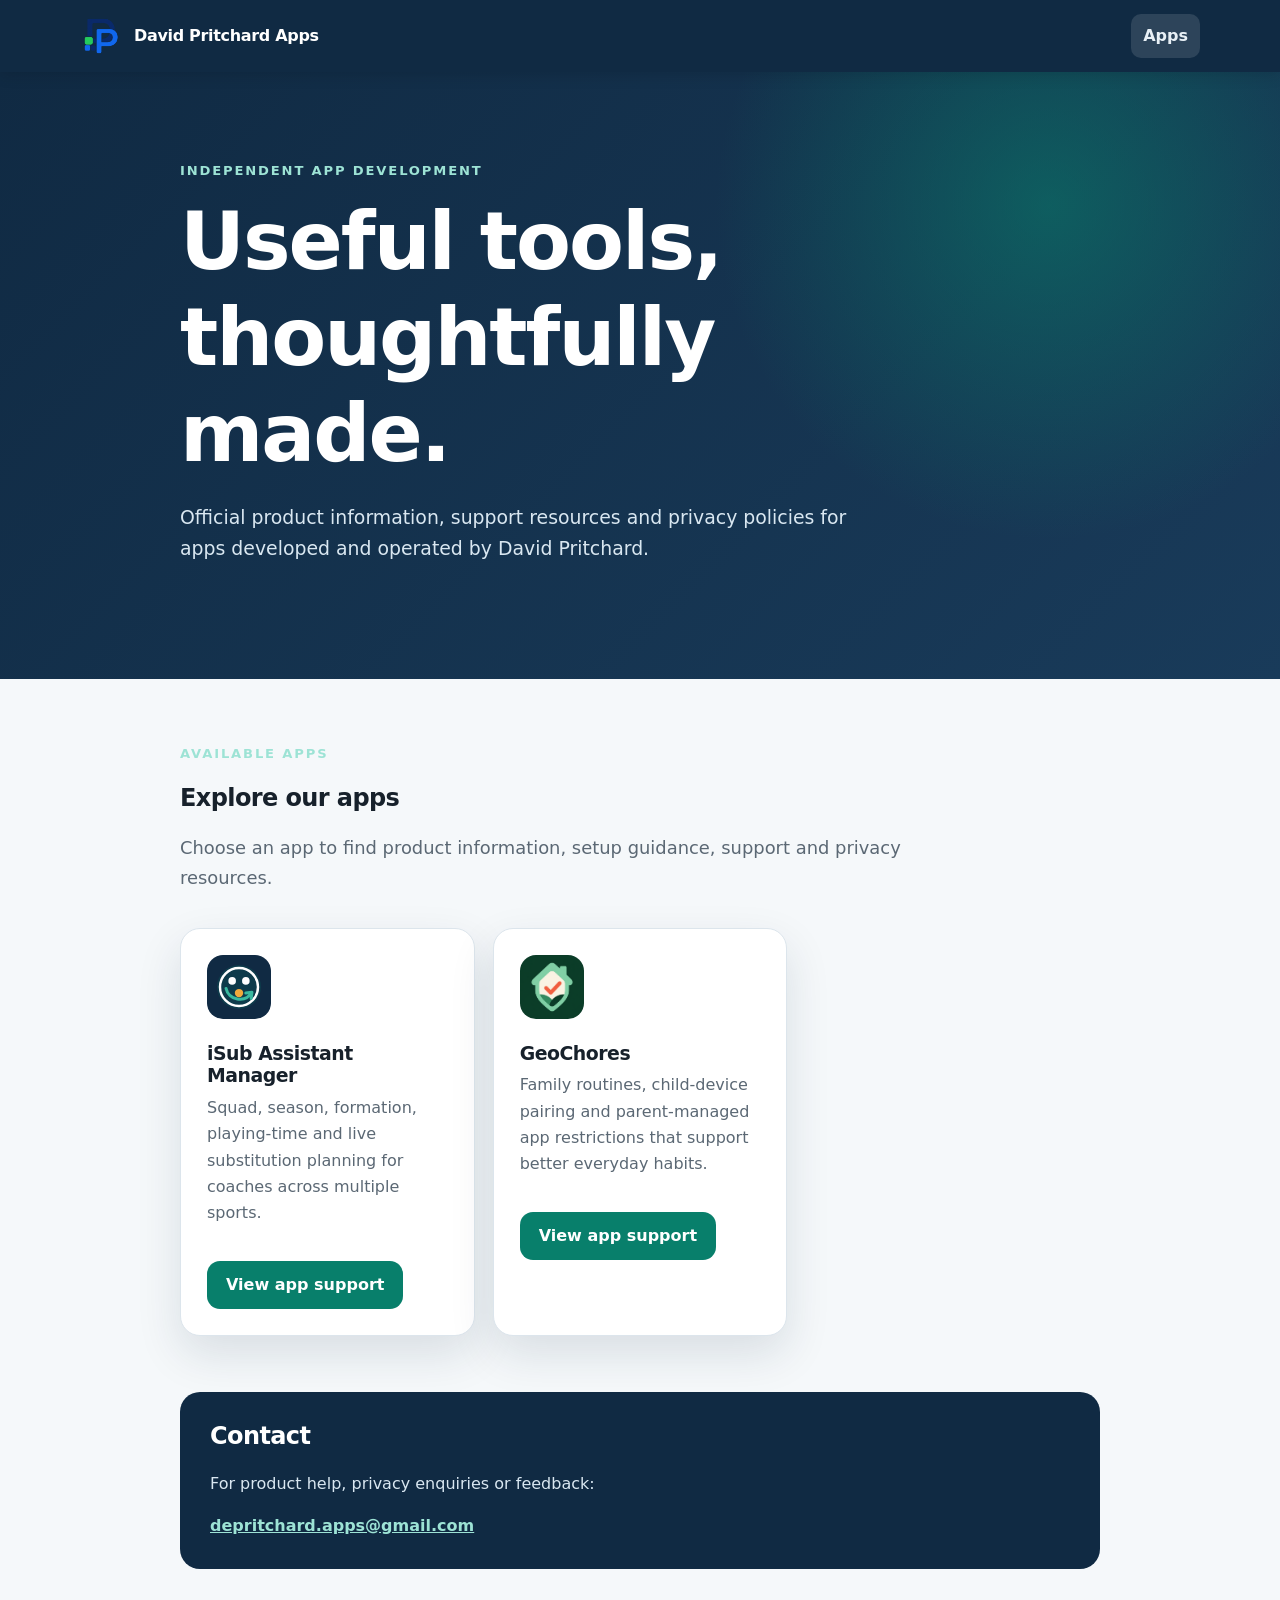
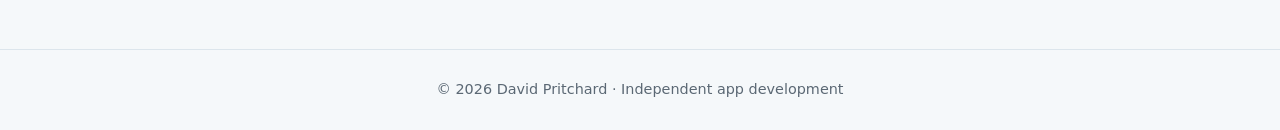
<file: index.html>
<!doctype html>
<html lang="en">
<head>
  <meta charset="utf-8">
  <meta name="viewport" content="width=device-width, initial-scale=1">
  <meta name="description" content="Official app support and privacy information for apps developed by David Pritchard.">
  <meta property="og:title" content="David Pritchard Apps">
  <meta property="og:description" content="Official product information, support and privacy resources.">
  <meta property="og:type" content="website">
  <meta property="og:url" content="https://depritchard82.github.io/">
  <link rel="canonical" href="https://depritchard82.github.io/">
  <meta name="theme-color" content="#102a43">
  <title>David Pritchard Apps | Support &amp; Privacy</title>
  <link rel="icon" href="dp-apps-logo.png" type="image/png">
  <link rel="stylesheet" href="isub-assistant-manager/styles.css">
</head>
<body>
  <header class="site-header">
    <nav class="nav" aria-label="Primary navigation">
      <a class="brand" href="./"><img src="dp-apps-logo.png" alt=""><span>David Pritchard Apps</span></a>
      <div class="nav-links"><a href="./" aria-current="page">Apps</a></div>
    </nav>
  </header>

  <main>
    <section class="hero">
      <div class="hero-inner">
        <div class="eyebrow">Independent app development</div>
        <h1>Useful tools, thoughtfully made.</h1>
        <p>Official product information, support resources and privacy policies for apps developed and operated by David Pritchard.</p>
      </div>
    </section>

    <section class="content" aria-labelledby="apps-title">
      <div class="eyebrow">Available apps</div>
      <h2 id="apps-title">Explore our apps</h2>
      <p class="intro">Choose an app to find product information, setup guidance, support and privacy resources.</p>

      <div class="grid">
        <article class="card">
          <img src="isub-assistant-manager/icon.svg" width="64" height="64" alt="iSub Assistant Manager app icon" style="border-radius: 16px;">
          <h2>iSub Assistant Manager</h2>
          <p>Squad, season, formation, playing-time and live substitution planning for coaches across multiple sports.</p>
          <div class="actions">
            <a class="button" href="isub-assistant-manager/">View app support</a>
          </div>
        </article>
        <article class="card">
          <img src="geochores/logo.png" width="64" height="64" alt="GeoChores app icon" style="border-radius: 16px;">
          <h2>GeoChores</h2>
          <p>Family routines, child-device pairing and parent-managed app restrictions that support better everyday habits.</p>
          <div class="actions">
            <a class="button" href="geochores/">View app support</a>
          </div>
        </article>
      </div>

      <div class="contact">
        <h2>Contact</h2>
        <p>For product help, privacy enquiries or feedback:</p>
        <a href="mailto:depritchard.apps@gmail.com">depritchard.apps@gmail.com</a>
      </div>
    </section>
  </main>

  <footer>© 2026 David Pritchard · Independent app development</footer>
</body>
</html>
</file>
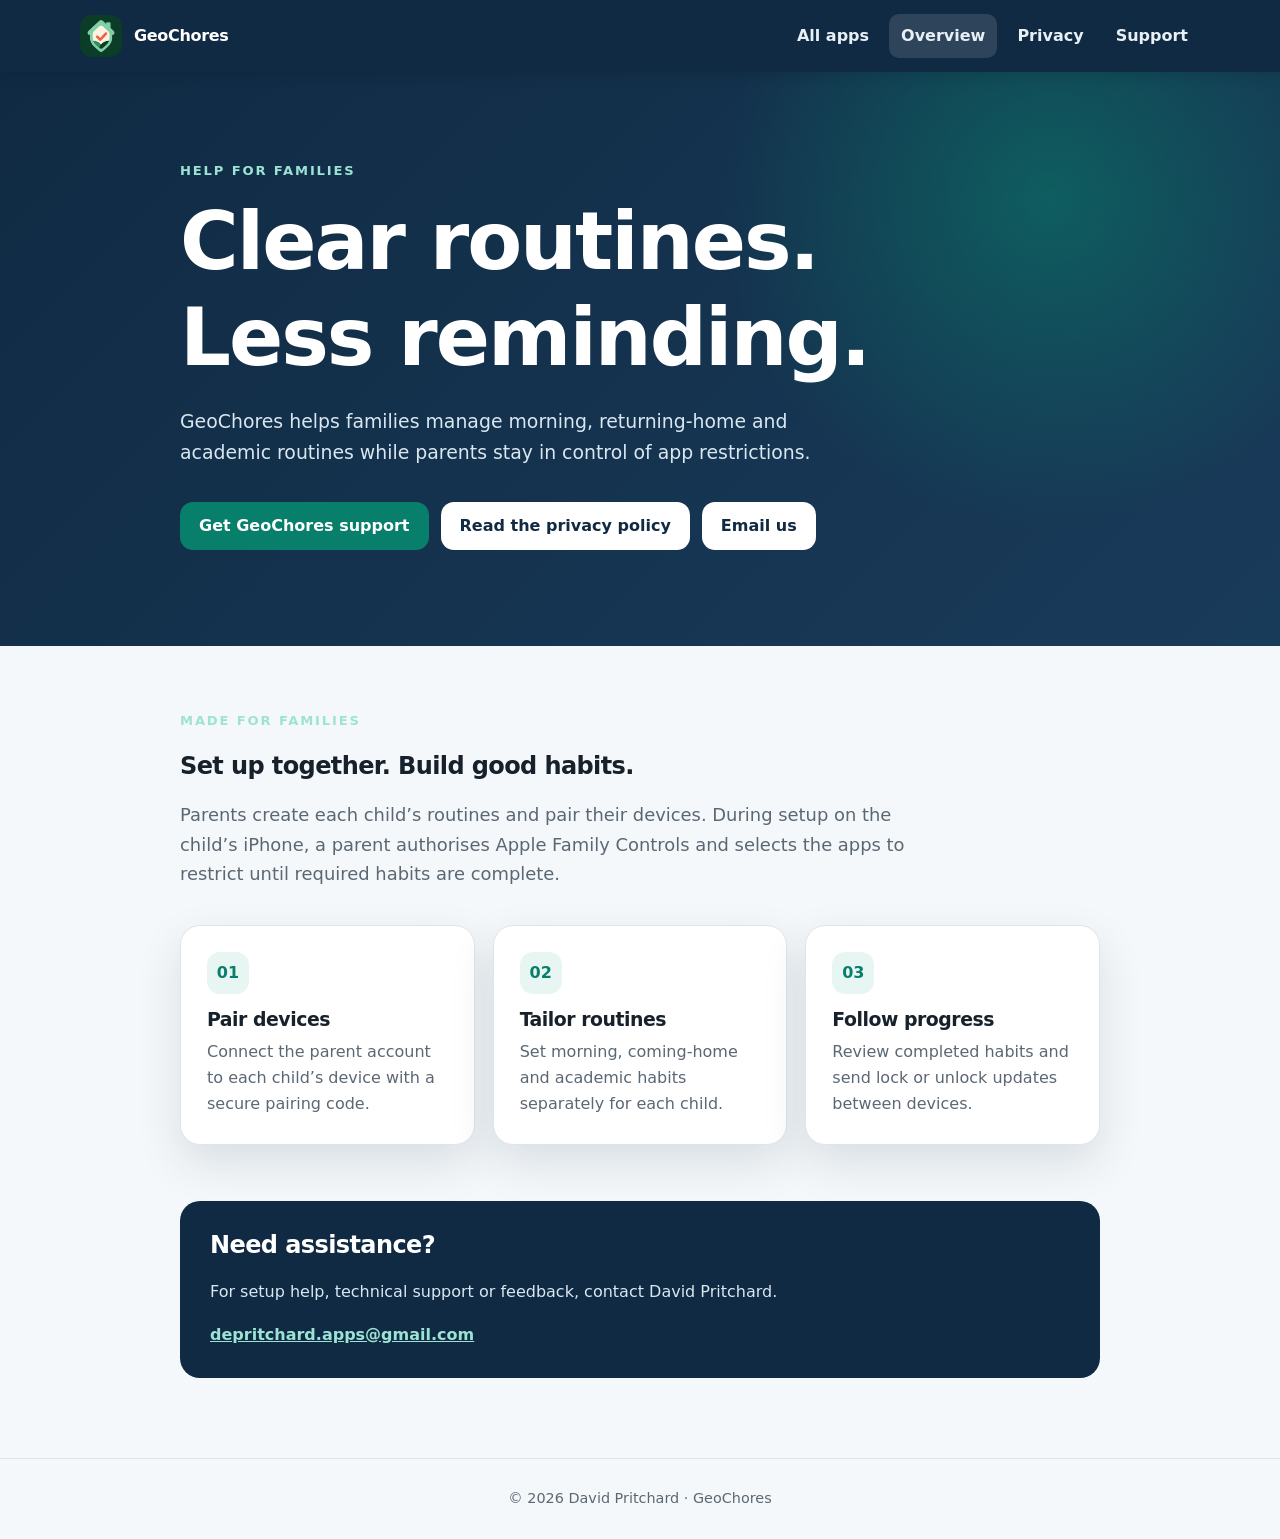
<file: geochores/index.html>
<!doctype html>
<html lang="en">
<head>
  <meta charset="utf-8">
  <meta name="viewport" content="width=device-width, initial-scale=1">
  <meta name="description" content="Official help and support information for GeoChores.">
  <meta property="og:title" content="GeoChores">
  <meta property="og:description" content="Official support and privacy information for GeoChores.">
  <meta property="og:type" content="website">
  <meta property="og:url" content="https://depritchard82.github.io/geochores/">
  <link rel="canonical" href="https://depritchard82.github.io/geochores/">
  <meta name="theme-color" content="#102a43">
  <title>GeoChores | Help &amp; Support</title>
  <link rel="icon" href="logo.png" type="image/png">
  <link rel="stylesheet" href="../isub-assistant-manager/styles.css">
</head>
<body>
  <header class="site-header">
    <nav class="nav" aria-label="Primary navigation">
      <a class="brand" href="../"><img src="logo.png" alt=""><span>GeoChores</span></a>
      <div class="nav-links">
        <a href="../">All apps</a>
        <a href="./" aria-current="page">Overview</a>
        <a href="privacy/">Privacy</a>
        <a href="support/">Support</a>
      </div>
    </nav>
  </header>

  <main>
    <section class="hero">
      <div class="hero-inner">
        <div class="eyebrow">Help for families</div>
        <h1>Clear routines. Less reminding.</h1>
        <p>GeoChores helps families manage morning, returning-home and academic routines while parents stay in control of app restrictions.</p>
        <div class="actions">
          <a class="button" href="support/">Get GeoChores support</a>
          <a class="button secondary" href="privacy/">Read the privacy policy</a>
          <a class="button secondary" href="mailto:depritchard.apps@gmail.com">Email us</a>
        </div>
      </div>
    </section>

    <section class="content" aria-labelledby="about-title">
      <div class="eyebrow">Made for families</div>
      <h2 id="about-title">Set up together. Build good habits.</h2>
      <p class="intro">Parents create each child’s routines and pair their devices. During setup on the child’s iPhone, a parent authorises Apple Family Controls and selects the apps to restrict until required habits are complete.</p>
      <div class="grid">
        <article class="card">
          <div class="icon" aria-hidden="true">01</div>
          <h2>Pair devices</h2>
          <p>Connect the parent account to each child’s device with a secure pairing code.</p>
        </article>
        <article class="card">
          <div class="icon" aria-hidden="true">02</div>
          <h2>Tailor routines</h2>
          <p>Set morning, coming-home and academic habits separately for each child.</p>
        </article>
        <article class="card">
          <div class="icon" aria-hidden="true">03</div>
          <h2>Follow progress</h2>
          <p>Review completed habits and send lock or unlock updates between devices.</p>
        </article>
      </div>

      <div class="contact">
        <h2>Need assistance?</h2>
        <p>For setup help, technical support or feedback, contact David Pritchard.</p>
        <a href="mailto:depritchard.apps@gmail.com">depritchard.apps@gmail.com</a>
      </div>
    </section>
  </main>

  <footer>© 2026 David Pritchard · GeoChores</footer>
</body>
</html>
</file>
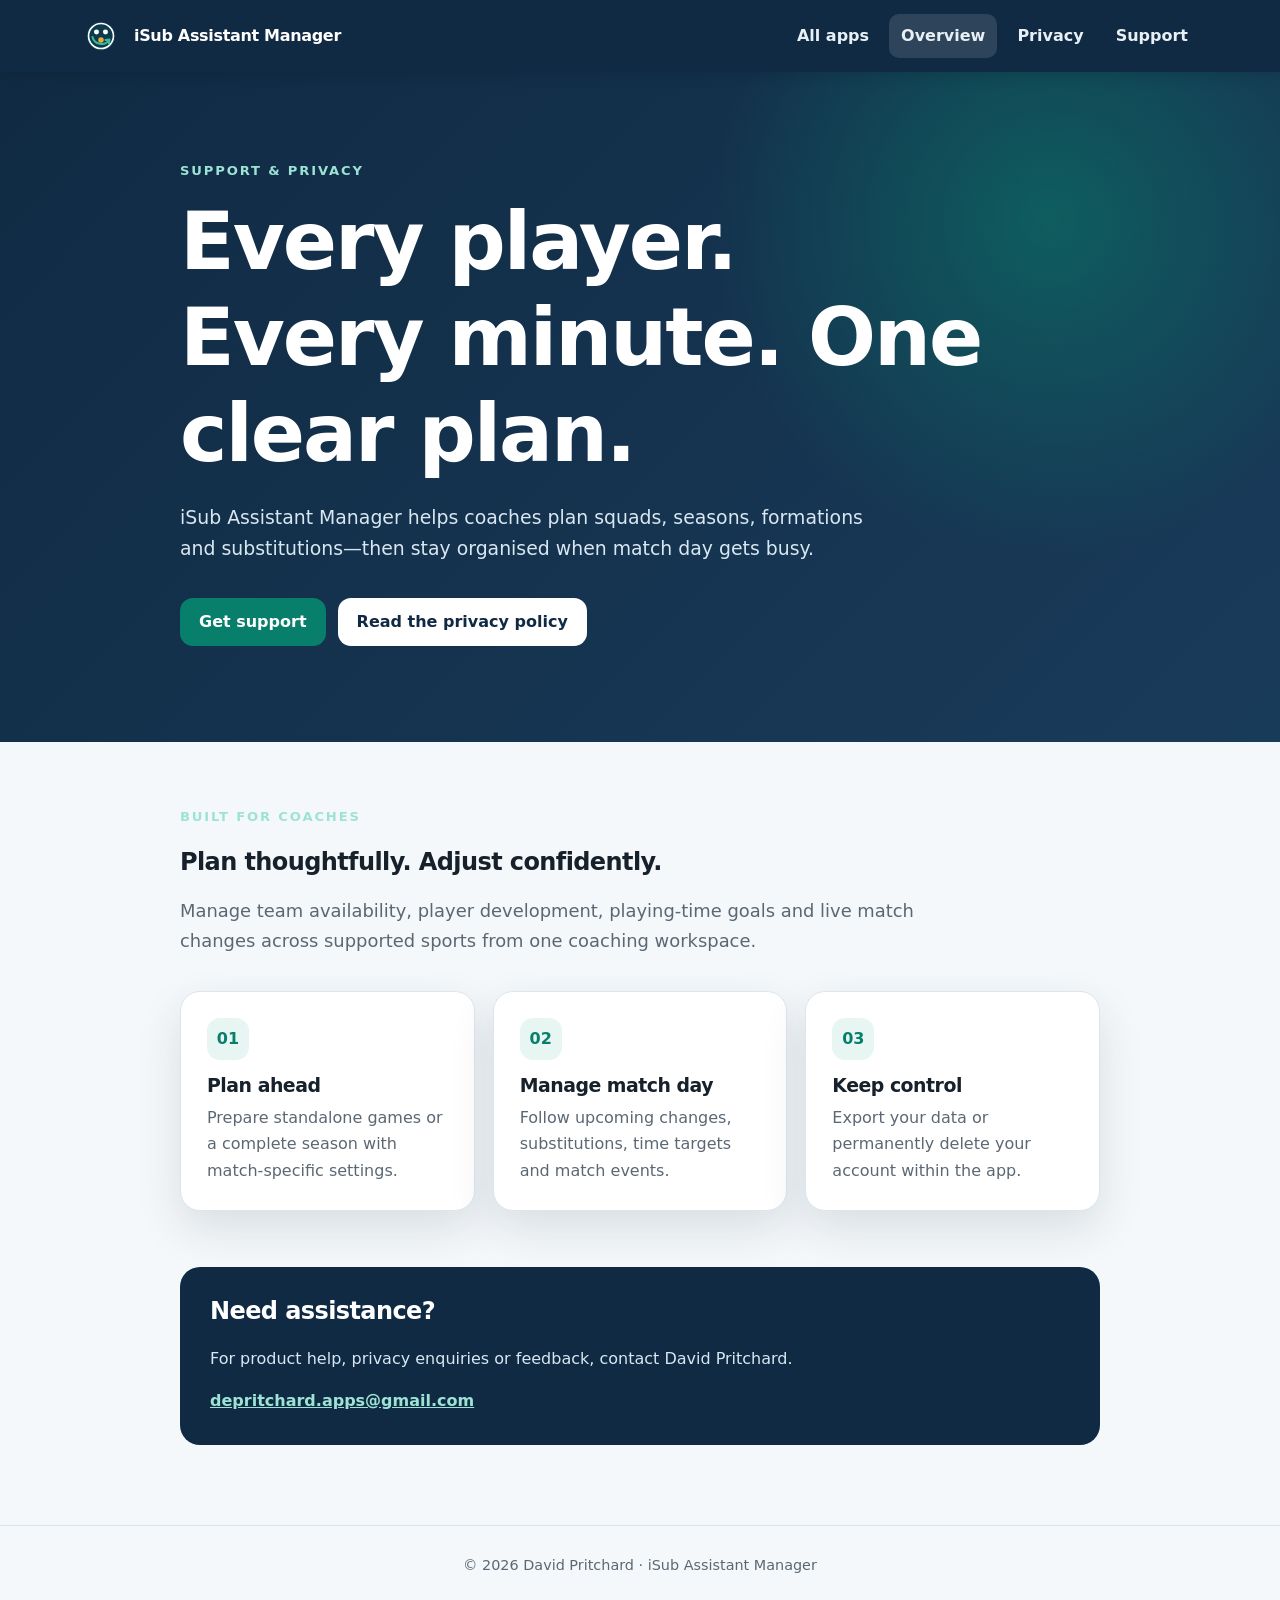
<file: isub-assistant-manager/index.html>
<!doctype html>
<html lang="en">
<head>
  <meta charset="utf-8">
  <meta name="viewport" content="width=device-width, initial-scale=1">
  <meta name="description" content="Official support and privacy information for iSub Assistant Manager.">
  <meta property="og:title" content="iSub Assistant Manager">
  <meta property="og:description" content="Official support and privacy information for iSub Assistant Manager.">
  <meta property="og:type" content="website">
  <meta property="og:url" content="https://depritchard82.github.io/isub-assistant-manager/">
  <link rel="canonical" href="https://depritchard82.github.io/isub-assistant-manager/">
  <meta name="theme-color" content="#102a43">
  <title>iSub Assistant Manager | Support &amp; Privacy</title>
  <link rel="icon" href="icon.svg" type="image/svg+xml">
  <link rel="stylesheet" href="styles.css">
</head>
<body>
  <header class="site-header">
    <nav class="nav" aria-label="Primary navigation">
      <a class="brand" href="../"><img src="icon.svg" alt=""><span>iSub Assistant Manager</span></a>
      <div class="nav-links">
        <a href="../">All apps</a>
        <a href="./" aria-current="page">Overview</a>
        <a href="privacy/">Privacy</a>
        <a href="support/">Support</a>
      </div>
    </nav>
  </header>

  <main>
    <section class="hero">
      <div class="hero-inner">
        <div class="eyebrow">Support &amp; privacy</div>
        <h1>Every player. Every minute. One clear plan.</h1>
        <p>iSub Assistant Manager helps coaches plan squads, seasons, formations and substitutions—then stay organised when match day gets busy.</p>
        <div class="actions">
          <a class="button" href="support/">Get support</a>
          <a class="button secondary" href="privacy/">Read the privacy policy</a>
        </div>
      </div>
    </section>

    <section class="content" aria-labelledby="about-title">
      <div class="eyebrow">Built for coaches</div>
      <h2 id="about-title">Plan thoughtfully. Adjust confidently.</h2>
      <p class="intro">Manage team availability, player development, playing-time goals and live match changes across supported sports from one coaching workspace.</p>
      <div class="grid">
        <article class="card">
          <div class="icon" aria-hidden="true">01</div>
          <h2>Plan ahead</h2>
          <p>Prepare standalone games or a complete season with match-specific settings.</p>
        </article>
        <article class="card">
          <div class="icon" aria-hidden="true">02</div>
          <h2>Manage match day</h2>
          <p>Follow upcoming changes, substitutions, time targets and match events.</p>
        </article>
        <article class="card">
          <div class="icon" aria-hidden="true">03</div>
          <h2>Keep control</h2>
          <p>Export your data or permanently delete your account within the app.</p>
        </article>
      </div>

      <div class="contact">
        <h2>Need assistance?</h2>
        <p>For product help, privacy enquiries or feedback, contact David Pritchard.</p>
        <a href="mailto:depritchard.apps@gmail.com">depritchard.apps@gmail.com</a>
      </div>
    </section>
  </main>

  <footer>© 2026 David Pritchard · iSub Assistant Manager</footer>
</body>
</html>
</file>
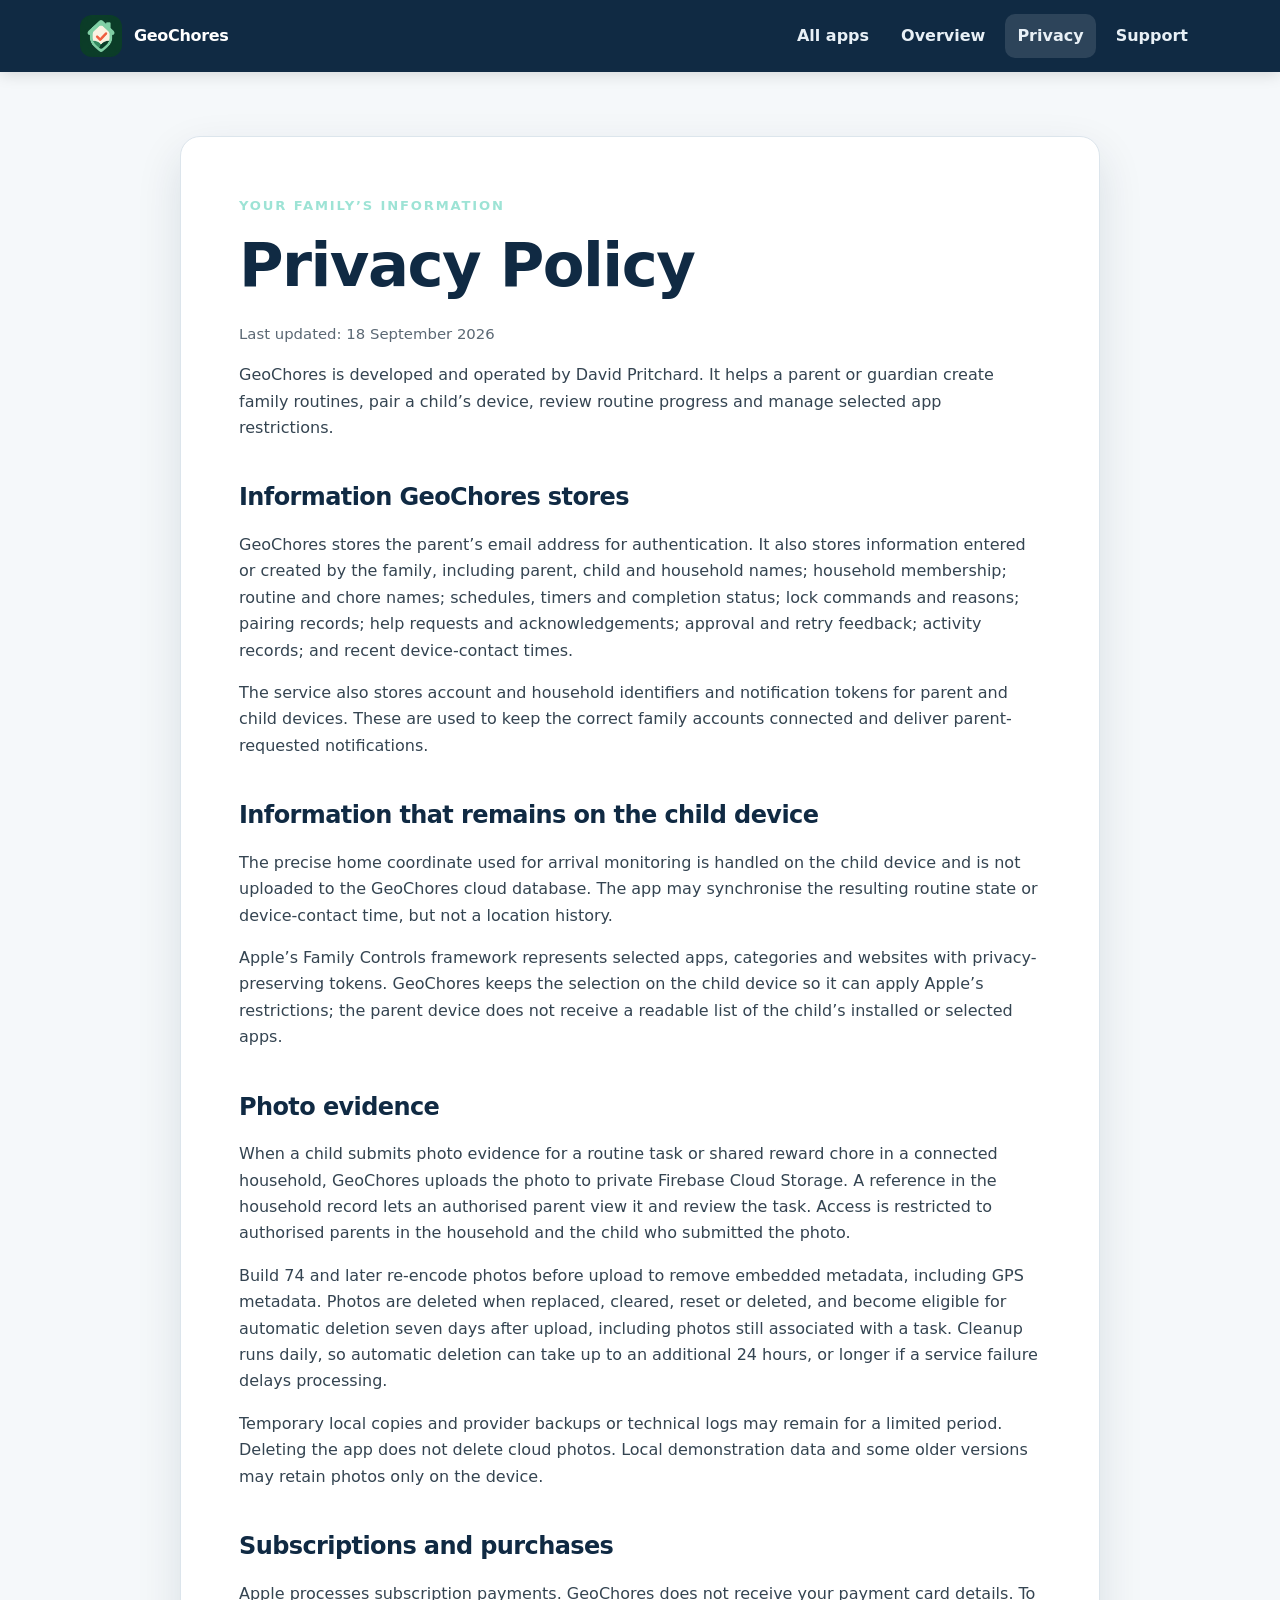
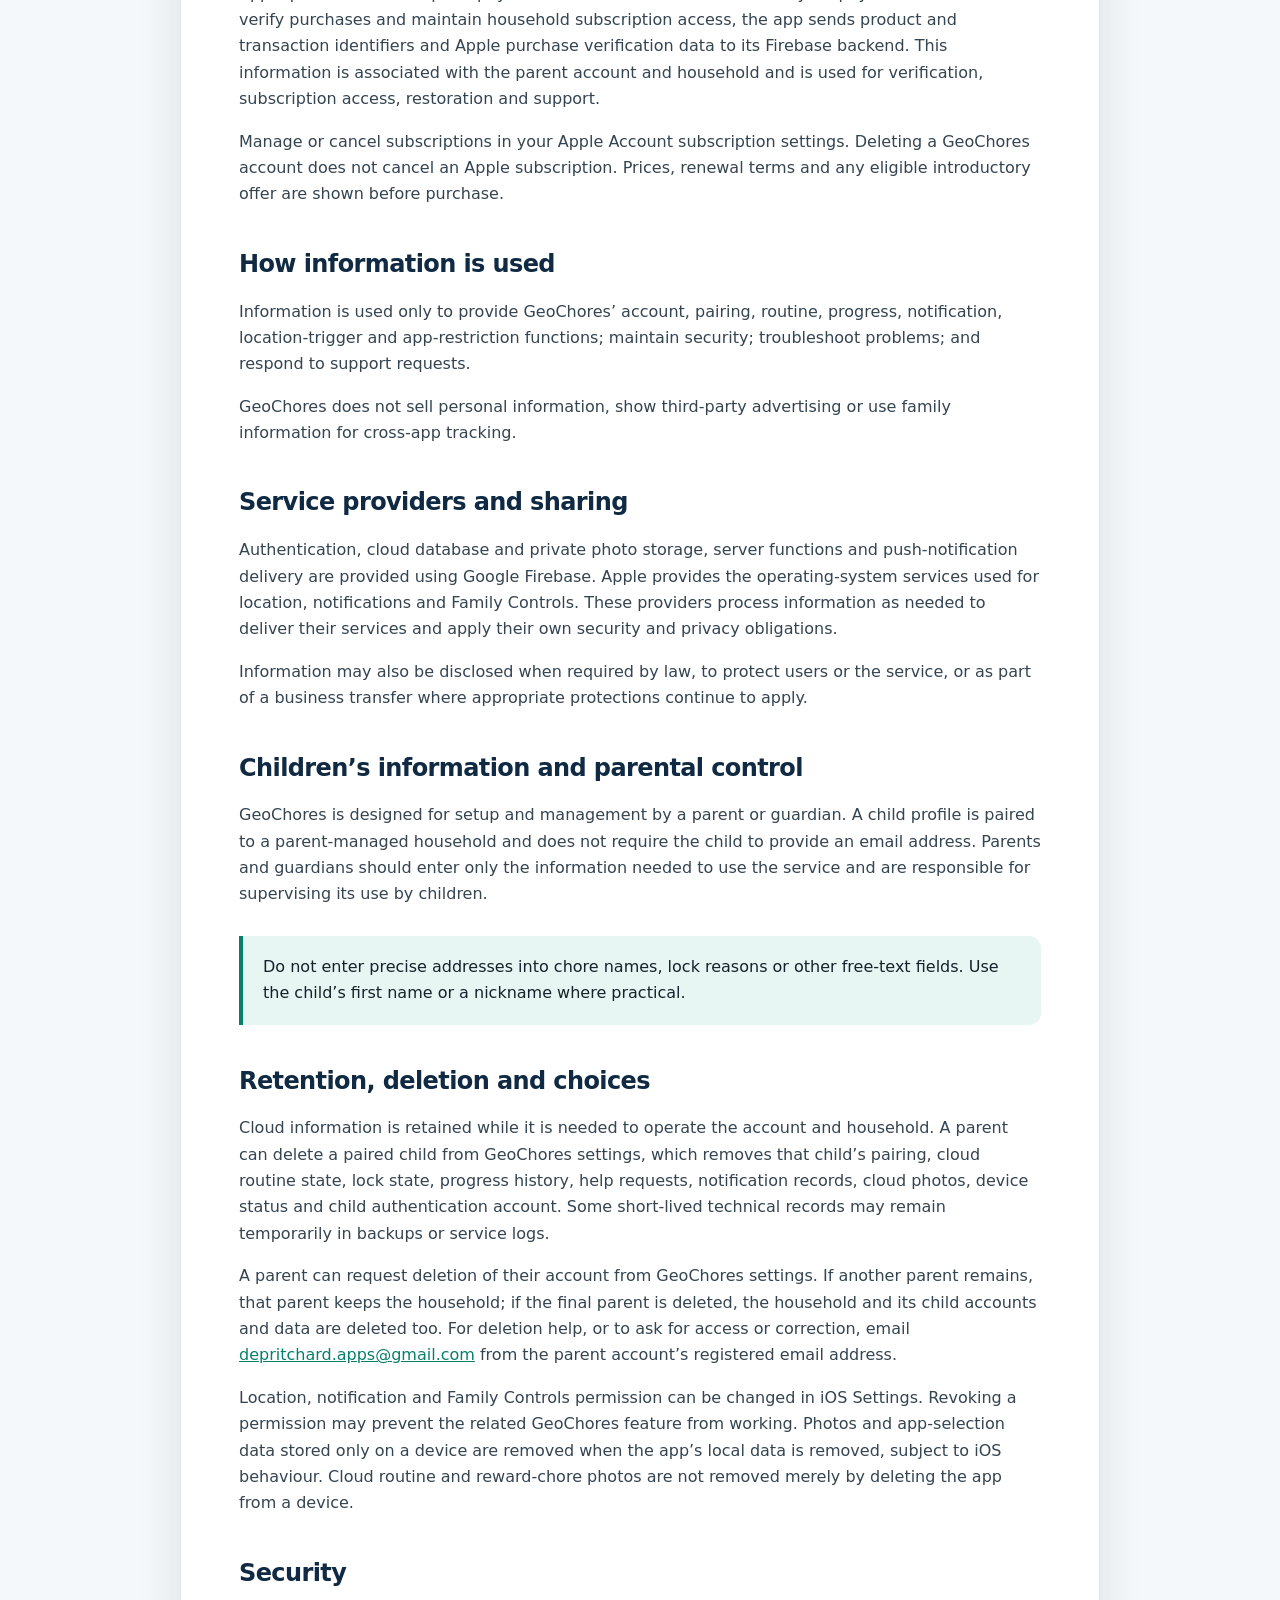
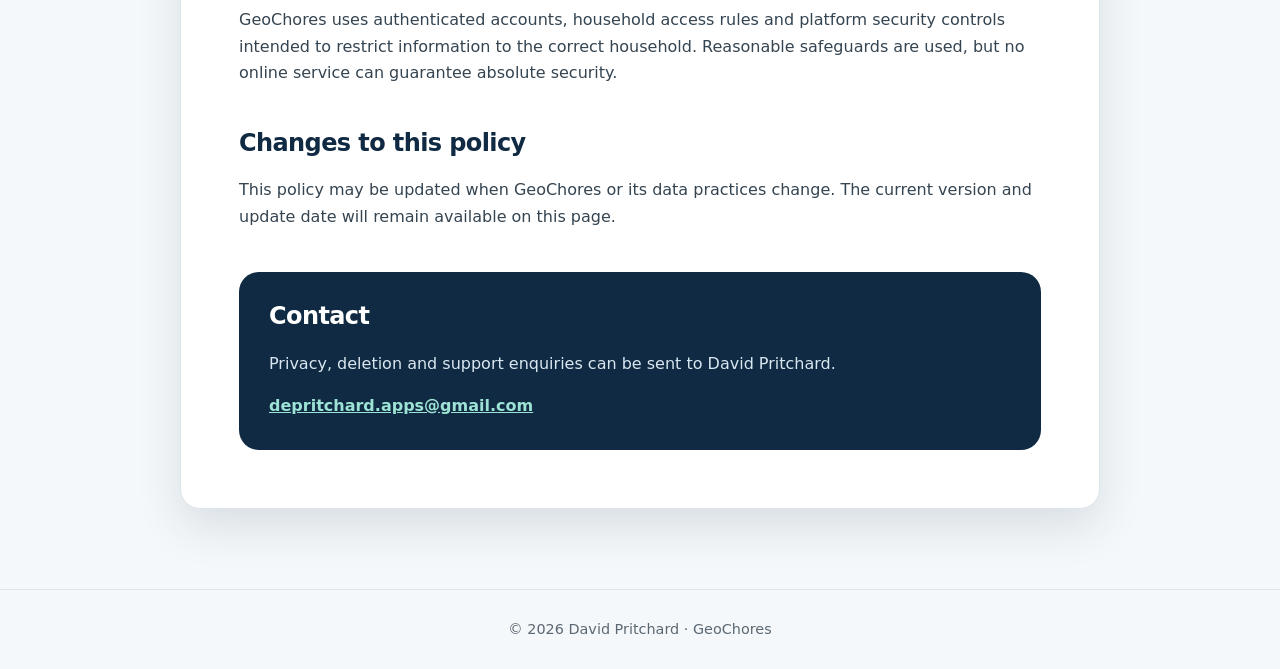
<file: geochores/privacy/index.html>
<!doctype html>
<html lang="en">
<head>
  <meta charset="utf-8">
  <meta name="viewport" content="width=device-width, initial-scale=1">
  <meta name="description" content="Privacy policy for GeoChores.">
  <meta property="og:title" content="Privacy Policy | GeoChores">
  <meta property="og:description" content="How GeoChores handles and protects family information.">
  <meta property="og:type" content="article">
  <meta property="og:url" content="https://depritchard82.github.io/geochores/privacy/">
  <link rel="canonical" href="https://depritchard82.github.io/geochores/privacy/">
  <meta name="theme-color" content="#102a43">
  <title>Privacy Policy | GeoChores</title>
  <link rel="icon" href="../logo.png" type="image/png">
  <link rel="stylesheet" href="../../isub-assistant-manager/styles.css">
</head>
<body>
  <header class="site-header">
    <nav class="nav" aria-label="Primary navigation">
      <a class="brand" href="../"><img src="../logo.png" alt=""><span>GeoChores</span></a>
      <div class="nav-links">
        <a href="../../">All apps</a>
        <a href="../">Overview</a>
        <a href="./" aria-current="page">Privacy</a>
        <a href="../support/">Support</a>
      </div>
    </nav>
  </header>

  <main class="content">
    <article class="article">
      <div class="eyebrow">Your family’s information</div>
      <h1>Privacy Policy</h1>
      <p class="updated">Last updated: 18 September 2026</p>
      <p>GeoChores is developed and operated by David Pritchard. It helps a parent or guardian create family routines, pair a child’s device, review routine progress and manage selected app restrictions.</p>

      <h2>Information GeoChores stores</h2>
      <p>GeoChores stores the parent’s email address for authentication. It also stores information entered or created by the family, including parent, child and household names; household membership; routine and chore names; schedules, timers and completion status; lock commands and reasons; pairing records; help requests and acknowledgements; approval and retry feedback; activity records; and recent device-contact times.</p>
      <p>The service also stores account and household identifiers and notification tokens for parent and child devices. These are used to keep the correct family accounts connected and deliver parent-requested notifications.</p>

      <h2>Information that remains on the child device</h2>
      <p>The precise home coordinate used for arrival monitoring is handled on the child device and is not uploaded to the GeoChores cloud database. The app may synchronise the resulting routine state or device-contact time, but not a location history.</p>
      <p>Apple’s Family Controls framework represents selected apps, categories and websites with privacy-preserving tokens. GeoChores keeps the selection on the child device so it can apply Apple’s restrictions; the parent device does not receive a readable list of the child’s installed or selected apps.</p>

      <h2>Photo evidence</h2>
      <p>When a child submits photo evidence for a routine task or shared reward chore in a connected household, GeoChores uploads the photo to private Firebase Cloud Storage. A reference in the household record lets an authorised parent view it and review the task. Access is restricted to authorised parents in the household and the child who submitted the photo.</p>
      <p>Build 74 and later re-encode photos before upload to remove embedded metadata, including GPS metadata. Photos are deleted when replaced, cleared, reset or deleted, and become eligible for automatic deletion seven days after upload, including photos still associated with a task. Cleanup runs daily, so automatic deletion can take up to an additional 24 hours, or longer if a service failure delays processing.</p>
      <p>Temporary local copies and provider backups or technical logs may remain for a limited period. Deleting the app does not delete cloud photos. Local demonstration data and some older versions may retain photos only on the device.</p>

      <h2>Subscriptions and purchases</h2>
      <p>Apple processes subscription payments. GeoChores does not receive your payment card details. To verify purchases and maintain household subscription access, the app sends product and transaction identifiers and Apple purchase verification data to its Firebase backend. This information is associated with the parent account and household and is used for verification, subscription access, restoration and support.</p>
      <p>Manage or cancel subscriptions in your Apple Account subscription settings. Deleting a GeoChores account does not cancel an Apple subscription. Prices, renewal terms and any eligible introductory offer are shown before purchase.</p>

      <h2>How information is used</h2>
      <p>Information is used only to provide GeoChores’ account, pairing, routine, progress, notification, location-trigger and app-restriction functions; maintain security; troubleshoot problems; and respond to support requests.</p>
      <p>GeoChores does not sell personal information, show third-party advertising or use family information for cross-app tracking.</p>

      <h2>Service providers and sharing</h2>
      <p>Authentication, cloud database and private photo storage, server functions and push-notification delivery are provided using Google Firebase. Apple provides the operating-system services used for location, notifications and Family Controls. These providers process information as needed to deliver their services and apply their own security and privacy obligations.</p>
      <p>Information may also be disclosed when required by law, to protect users or the service, or as part of a business transfer where appropriate protections continue to apply.</p>

      <h2>Children’s information and parental control</h2>
      <p>GeoChores is designed for setup and management by a parent or guardian. A child profile is paired to a parent-managed household and does not require the child to provide an email address. Parents and guardians should enter only the information needed to use the service and are responsible for supervising its use by children.</p>
      <div class="notice">Do not enter precise addresses into chore names, lock reasons or other free-text fields. Use the child’s first name or a nickname where practical.</div>

      <h2>Retention, deletion and choices</h2>
      <p>Cloud information is retained while it is needed to operate the account and household. A parent can delete a paired child from GeoChores settings, which removes that child’s pairing, cloud routine state, lock state, progress history, help requests, notification records, cloud photos, device status and child authentication account. Some short-lived technical records may remain temporarily in backups or service logs.</p>
      <p>A parent can request deletion of their account from GeoChores settings. If another parent remains, that parent keeps the household; if the final parent is deleted, the household and its child accounts and data are deleted too. For deletion help, or to ask for access or correction, email <a href="mailto:depritchard.apps@gmail.com">depritchard.apps@gmail.com</a> from the parent account’s registered email address.</p>
      <p>Location, notification and Family Controls permission can be changed in iOS Settings. Revoking a permission may prevent the related GeoChores feature from working. Photos and app-selection data stored only on a device are removed when the app’s local data is removed, subject to iOS behaviour. Cloud routine and reward-chore photos are not removed merely by deleting the app from a device.</p>

      <h2>Security</h2>
      <p>GeoChores uses authenticated accounts, household access rules and platform security controls intended to restrict information to the correct household. Reasonable safeguards are used, but no online service can guarantee absolute security.</p>

      <h2>Changes to this policy</h2>
      <p>This policy may be updated when GeoChores or its data practices change. The current version and update date will remain available on this page.</p>

      <div class="contact">
        <h2>Contact</h2>
        <p>Privacy, deletion and support enquiries can be sent to David Pritchard.</p>
        <a href="mailto:depritchard.apps@gmail.com">depritchard.apps@gmail.com</a>
      </div>
    </article>
  </main>

  <footer>© 2026 David Pritchard · GeoChores</footer>
</body>
</html>
</file>
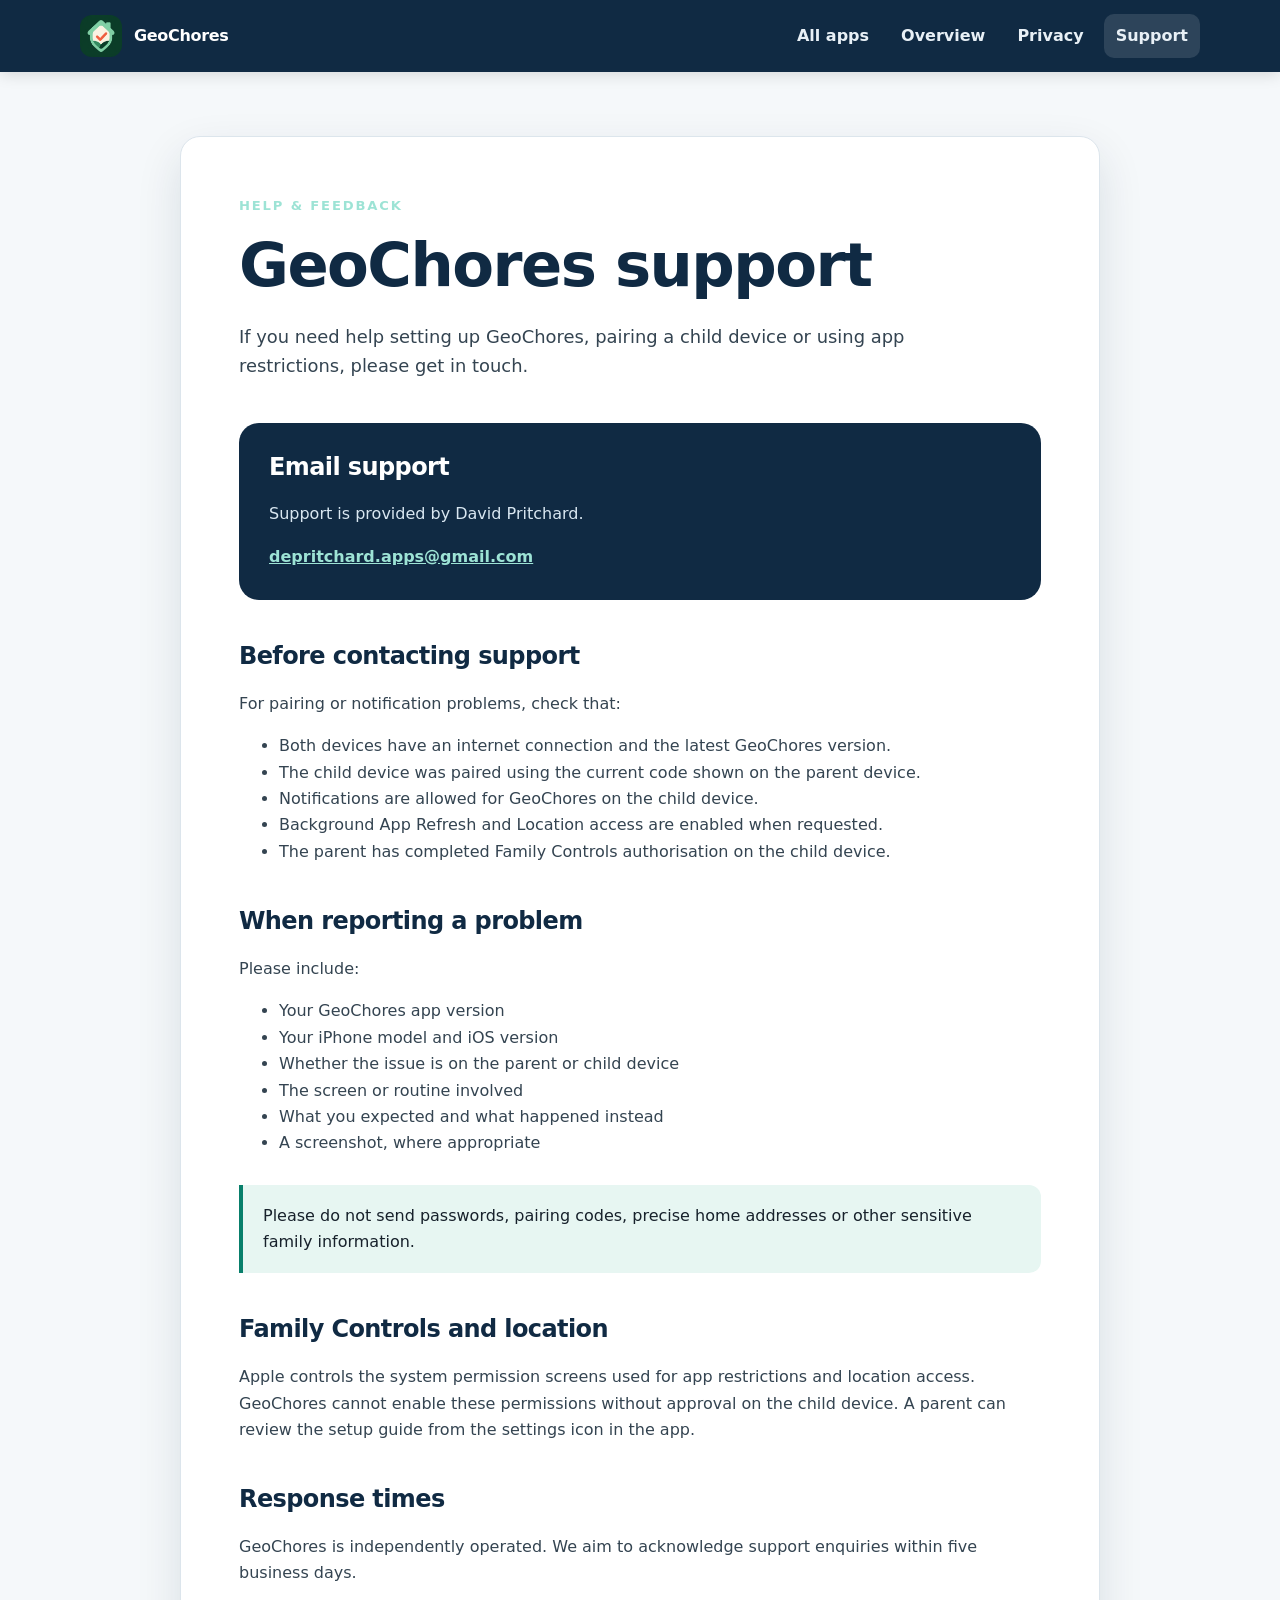
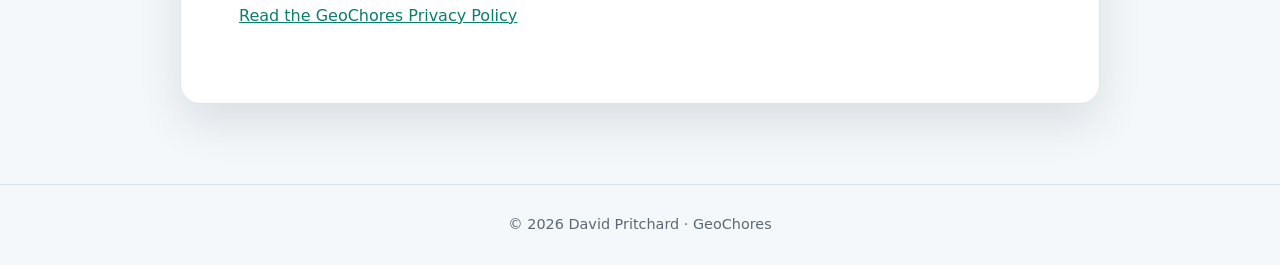
<file: geochores/support/index.html>
<!doctype html>
<html lang="en">
<head>
  <meta charset="utf-8">
  <meta name="viewport" content="width=device-width, initial-scale=1">
  <meta name="description" content="Support information for GeoChores.">
  <meta name="theme-color" content="#102a43">
  <title>Support | GeoChores</title>
  <link rel="icon" href="../logo.png" type="image/png">
  <link rel="stylesheet" href="../../isub-assistant-manager/styles.css">
</head>
<body>
  <header class="site-header">
    <nav class="nav" aria-label="Primary navigation">
      <a class="brand" href="../"><img src="../logo.png" alt=""><span>GeoChores</span></a>
      <div class="nav-links">
        <a href="../../">All apps</a>
        <a href="../">Overview</a>
        <a href="../privacy/">Privacy</a>
        <a href="./" aria-current="page">Support</a>
      </div>
    </nav>
  </header>

  <main class="content">
    <article class="article">
      <div class="eyebrow">Help &amp; feedback</div>
      <h1>GeoChores support</h1>
      <p class="intro">If you need help setting up GeoChores, pairing a child device or using app restrictions, please get in touch.</p>

      <div class="contact">
        <h2>Email support</h2>
        <p>Support is provided by David Pritchard.</p>
        <a href="mailto:depritchard.apps@gmail.com">depritchard.apps@gmail.com</a>
      </div>

      <h2>Before contacting support</h2>
      <p>For pairing or notification problems, check that:</p>
      <ul>
        <li>Both devices have an internet connection and the latest GeoChores version.</li>
        <li>The child device was paired using the current code shown on the parent device.</li>
        <li>Notifications are allowed for GeoChores on the child device.</li>
        <li>Background App Refresh and Location access are enabled when requested.</li>
        <li>The parent has completed Family Controls authorisation on the child device.</li>
      </ul>

      <h2>When reporting a problem</h2>
      <p>Please include:</p>
      <ul>
        <li>Your GeoChores app version</li>
        <li>Your iPhone model and iOS version</li>
        <li>Whether the issue is on the parent or child device</li>
        <li>The screen or routine involved</li>
        <li>What you expected and what happened instead</li>
        <li>A screenshot, where appropriate</li>
      </ul>
      <div class="notice">Please do not send passwords, pairing codes, precise home addresses or other sensitive family information.</div>

      <h2>Family Controls and location</h2>
      <p>Apple controls the system permission screens used for app restrictions and location access. GeoChores cannot enable these permissions without approval on the child device. A parent can review the setup guide from the settings icon in the app.</p>

      <h2>Response times</h2>
      <p>GeoChores is independently operated. We aim to acknowledge support enquiries within five business days.</p>

      <p><a href="../privacy/">Read the GeoChores Privacy Policy</a></p>
    </article>
  </main>

  <footer>© 2026 David Pritchard · GeoChores</footer>
</body>
</html>
</file>
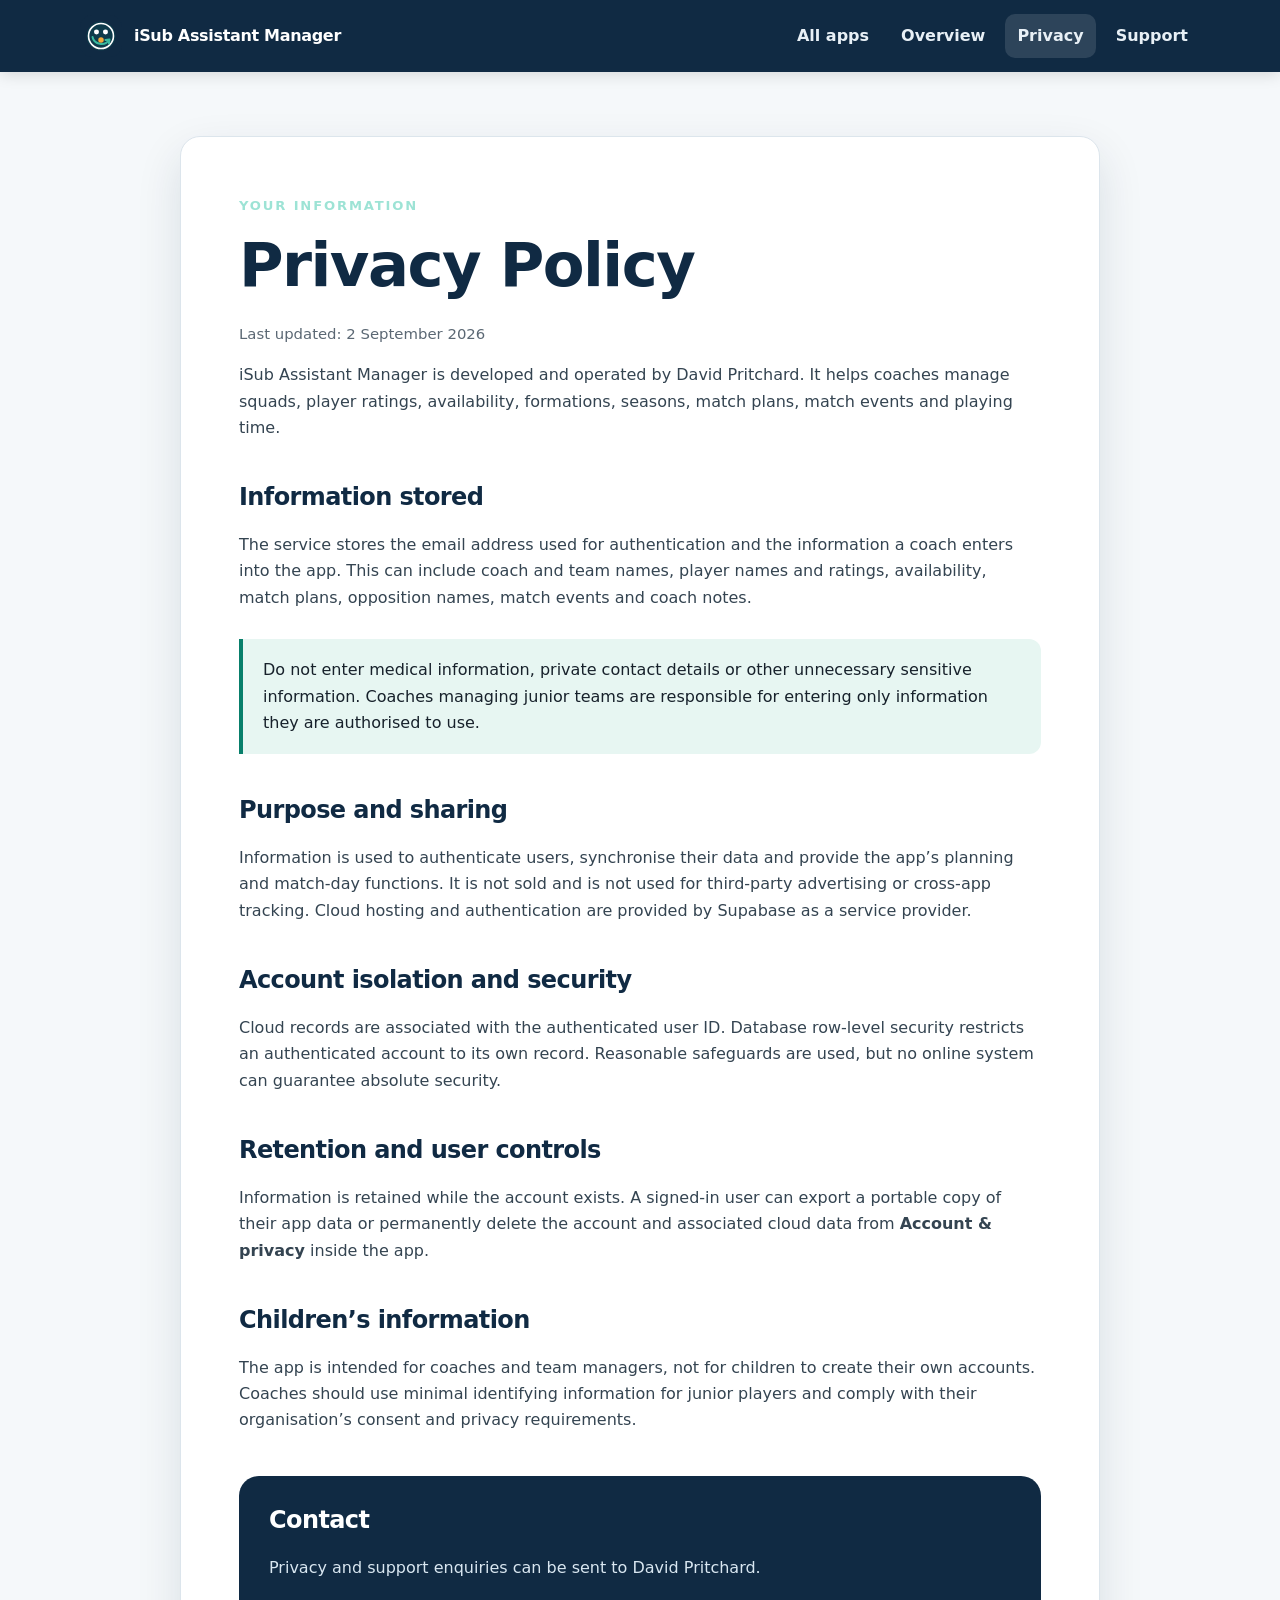
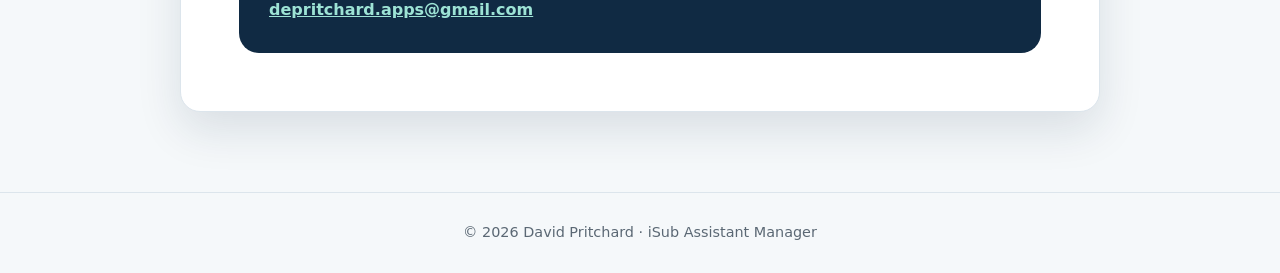
<file: isub-assistant-manager/privacy/index.html>
<!doctype html>
<html lang="en">
<head>
  <meta charset="utf-8">
  <meta name="viewport" content="width=device-width, initial-scale=1">
  <meta name="description" content="Privacy policy for iSub Assistant Manager.">
  <meta property="og:title" content="Privacy Policy | iSub Assistant Manager">
  <meta property="og:description" content="How iSub Assistant Manager stores, uses and protects information.">
  <meta property="og:type" content="article">
  <meta property="og:url" content="https://depritchard82.github.io/isub-assistant-manager/privacy/">
  <link rel="canonical" href="https://depritchard82.github.io/isub-assistant-manager/privacy/">
  <meta name="theme-color" content="#102a43">
  <title>Privacy Policy | iSub Assistant Manager</title>
  <link rel="icon" href="../icon.svg" type="image/svg+xml">
  <link rel="stylesheet" href="../styles.css">
</head>
<body>
  <header class="site-header">
    <nav class="nav" aria-label="Primary navigation">
      <a class="brand" href="../"><img src="../icon.svg" alt=""><span>iSub Assistant Manager</span></a>
      <div class="nav-links">
        <a href="../../">All apps</a>
        <a href="../">Overview</a>
        <a href="./" aria-current="page">Privacy</a>
        <a href="../support/">Support</a>
      </div>
    </nav>
  </header>

  <main class="content">
    <article class="article">
      <div class="eyebrow">Your information</div>
      <h1>Privacy Policy</h1>
      <p class="updated">Last updated: 2 September 2026</p>
      <p>iSub Assistant Manager is developed and operated by David Pritchard. It helps coaches manage squads, player ratings, availability, formations, seasons, match plans, match events and playing time.</p>

      <h2>Information stored</h2>
      <p>The service stores the email address used for authentication and the information a coach enters into the app. This can include coach and team names, player names and ratings, availability, match plans, opposition names, match events and coach notes.</p>
      <div class="notice">Do not enter medical information, private contact details or other unnecessary sensitive information. Coaches managing junior teams are responsible for entering only information they are authorised to use.</div>

      <h2>Purpose and sharing</h2>
      <p>Information is used to authenticate users, synchronise their data and provide the app’s planning and match-day functions. It is not sold and is not used for third-party advertising or cross-app tracking. Cloud hosting and authentication are provided by Supabase as a service provider.</p>

      <h2>Account isolation and security</h2>
      <p>Cloud records are associated with the authenticated user ID. Database row-level security restricts an authenticated account to its own record. Reasonable safeguards are used, but no online system can guarantee absolute security.</p>

      <h2>Retention and user controls</h2>
      <p>Information is retained while the account exists. A signed-in user can export a portable copy of their app data or permanently delete the account and associated cloud data from <strong>Account &amp; privacy</strong> inside the app.</p>

      <h2>Children’s information</h2>
      <p>The app is intended for coaches and team managers, not for children to create their own accounts. Coaches should use minimal identifying information for junior players and comply with their organisation’s consent and privacy requirements.</p>

      <div class="contact">
        <h2>Contact</h2>
        <p>Privacy and support enquiries can be sent to David Pritchard.</p>
        <a href="mailto:depritchard.apps@gmail.com">depritchard.apps@gmail.com</a>
      </div>
    </article>
  </main>

  <footer>© 2026 David Pritchard · iSub Assistant Manager</footer>
</body>
</html>
</file>
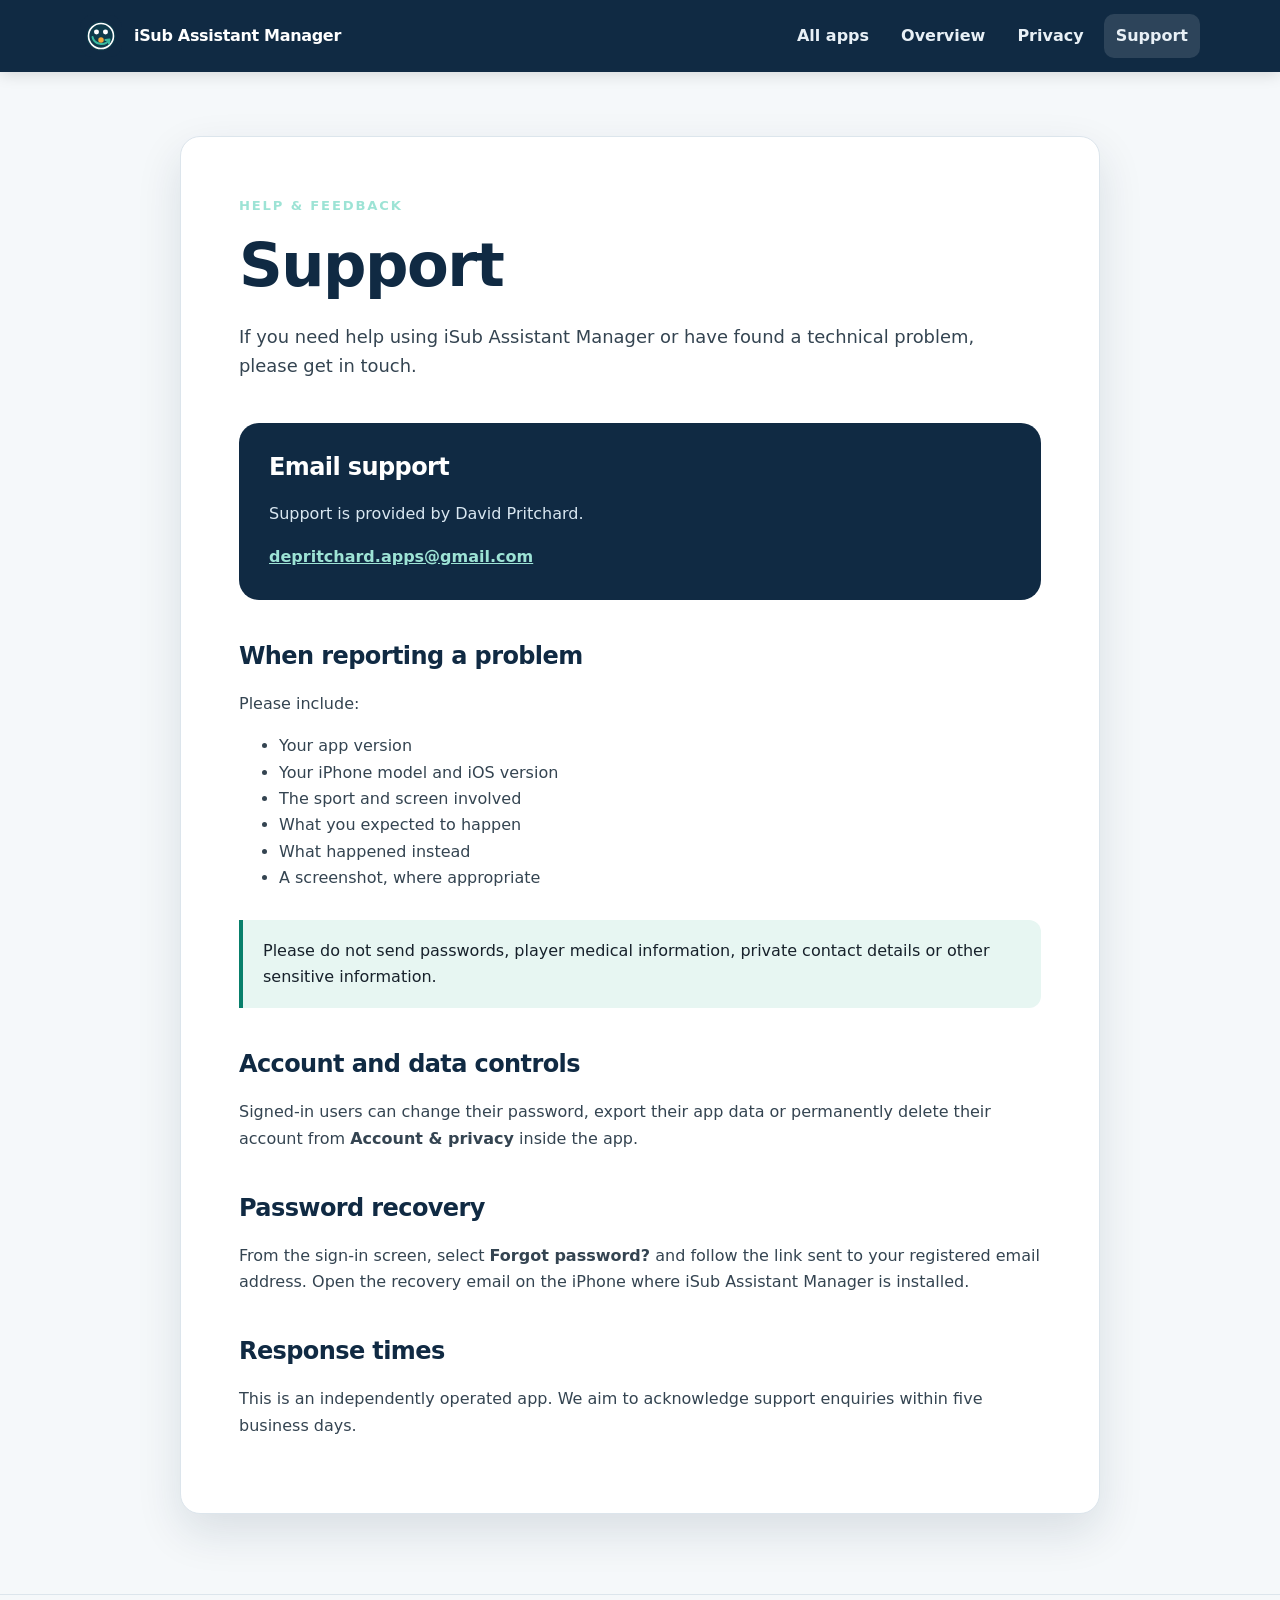
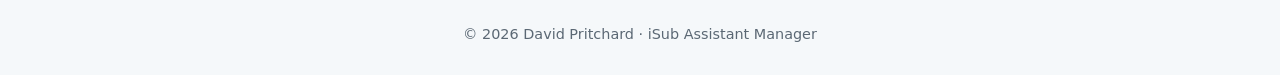
<file: isub-assistant-manager/support/index.html>
<!doctype html>
<html lang="en">
<head>
  <meta charset="utf-8">
  <meta name="viewport" content="width=device-width, initial-scale=1">
  <meta name="description" content="Support information for iSub Assistant Manager.">
  <meta property="og:title" content="Support | iSub Assistant Manager">
  <meta property="og:description" content="Help, feedback and account guidance for iSub Assistant Manager.">
  <meta property="og:type" content="website">
  <meta property="og:url" content="https://depritchard82.github.io/isub-assistant-manager/support/">
  <link rel="canonical" href="https://depritchard82.github.io/isub-assistant-manager/support/">
  <meta name="theme-color" content="#102a43">
  <title>Support | iSub Assistant Manager</title>
  <link rel="icon" href="../icon.svg" type="image/svg+xml">
  <link rel="stylesheet" href="../styles.css">
</head>
<body>
  <header class="site-header">
    <nav class="nav" aria-label="Primary navigation">
      <a class="brand" href="../"><img src="../icon.svg" alt=""><span>iSub Assistant Manager</span></a>
      <div class="nav-links">
        <a href="../../">All apps</a>
        <a href="../">Overview</a>
        <a href="../privacy/">Privacy</a>
        <a href="./" aria-current="page">Support</a>
      </div>
    </nav>
  </header>

  <main class="content">
    <article class="article">
      <div class="eyebrow">Help &amp; feedback</div>
      <h1>Support</h1>
      <p class="intro">If you need help using iSub Assistant Manager or have found a technical problem, please get in touch.</p>

      <div class="contact">
        <h2>Email support</h2>
        <p>Support is provided by David Pritchard.</p>
        <a href="mailto:depritchard.apps@gmail.com">depritchard.apps@gmail.com</a>
      </div>

      <h2>When reporting a problem</h2>
      <p>Please include:</p>
      <ul>
        <li>Your app version</li>
        <li>Your iPhone model and iOS version</li>
        <li>The sport and screen involved</li>
        <li>What you expected to happen</li>
        <li>What happened instead</li>
        <li>A screenshot, where appropriate</li>
      </ul>
      <div class="notice">Please do not send passwords, player medical information, private contact details or other sensitive information.</div>

      <h2>Account and data controls</h2>
      <p>Signed-in users can change their password, export their app data or permanently delete their account from <strong>Account &amp; privacy</strong> inside the app.</p>

      <h2>Password recovery</h2>
      <p>From the sign-in screen, select <strong>Forgot password?</strong> and follow the link sent to your registered email address. Open the recovery email on the iPhone where iSub Assistant Manager is installed.</p>

      <h2>Response times</h2>
      <p>This is an independently operated app. We aim to acknowledge support enquiries within five business days.</p>
    </article>
  </main>

  <footer>© 2026 David Pritchard · iSub Assistant Manager</footer>
</body>
</html>
</file>
<file: isub-assistant-manager/styles.css>
:root {
  --navy: #102a43;
  --navy-soft: #193b5a;
  --teal: #087f6b;
  --teal-light: #e7f6f2;
  --amber: #f2a93b;
  --ink: #17212b;
  --muted: #5b6874;
  --line: #dce5ec;
  --paper: #ffffff;
  --wash: #f5f8fa;
  --shadow: 0 18px 45px rgba(16, 42, 67, .12);
}

* { box-sizing: border-box; }

html { scroll-behavior: smooth; }

body {
  margin: 0;
  background: var(--wash);
  color: var(--ink);
  font-family: Inter, ui-sans-serif, system-ui, -apple-system, BlinkMacSystemFont,
    "Segoe UI", sans-serif;
  line-height: 1.65;
}

a { color: var(--teal); }

a:focus-visible,
.button:focus-visible {
  outline: 3px solid var(--amber);
  outline-offset: 3px;
}

.site-header {
  background: var(--navy);
  color: white;
  position: sticky;
  top: 0;
  z-index: 10;
  box-shadow: 0 2px 15px rgba(0, 0, 0, .14);
}

.nav {
  width: min(1120px, calc(100% - 40px));
  margin: auto;
  min-height: 72px;
  display: flex;
  align-items: center;
  justify-content: space-between;
  gap: 24px;
}

.brand {
  display: inline-flex;
  align-items: center;
  gap: 12px;
  color: white;
  text-decoration: none;
  font-weight: 760;
  letter-spacing: -.02em;
}

.brand img {
  width: 42px;
  height: 42px;
  border-radius: 12px;
}

.nav-links { display: flex; gap: 8px; }

.nav-links a {
  color: #e8f0f6;
  text-decoration: none;
  padding: 9px 12px;
  border-radius: 10px;
  font-weight: 650;
}

.nav-links a:hover,
.nav-links a[aria-current="page"] { background: rgba(255, 255, 255, .12); }

.hero {
  background:
    radial-gradient(circle at 82% 22%, rgba(8, 127, 107, .55), transparent 29%),
    linear-gradient(135deg, var(--navy), var(--navy-soft));
  color: white;
  padding: 88px 0 96px;
}

.hero-inner,
.content {
  width: min(920px, calc(100% - 40px));
  margin: auto;
}

.eyebrow {
  color: #9de3d5;
  font-size: .82rem;
  font-weight: 800;
  letter-spacing: .14em;
  text-transform: uppercase;
}

h1, h2, h3 { line-height: 1.2; letter-spacing: -.025em; }

h1 { font-size: clamp(2.5rem, 7vw, 5rem); margin: 12px 0 20px; max-width: 820px; }

.hero p { color: #d9e7f1; max-width: 700px; font-size: 1.18rem; }

.actions { display: flex; flex-wrap: wrap; gap: 12px; margin-top: 34px; }

.button {
  display: inline-flex;
  align-items: center;
  justify-content: center;
  min-height: 48px;
  padding: 0 19px;
  border-radius: 13px;
  background: var(--teal);
  color: white;
  text-decoration: none;
  font-weight: 760;
}

.button.secondary { background: white; color: var(--navy); }

.content { padding: 64px 0 80px; }

.intro { font-size: 1.12rem; color: var(--muted); max-width: 760px; }

.grid {
  display: grid;
  grid-template-columns: repeat(3, 1fr);
  gap: 18px;
  margin: 36px 0 56px;
}

.card,
.article {
  background: var(--paper);
  border: 1px solid var(--line);
  border-radius: 20px;
  box-shadow: var(--shadow);
}

.card { padding: 26px; }
.card h2 { font-size: 1.18rem; margin: 14px 0 8px; }
.card p { color: var(--muted); margin: 0; }

.icon {
  width: 42px;
  height: 42px;
  border-radius: 13px;
  display: grid;
  place-items: center;
  background: var(--teal-light);
  color: var(--teal);
  font-weight: 850;
}

.article { padding: clamp(24px, 6vw, 58px); }
.article h1 { color: var(--navy); font-size: clamp(2.1rem, 5vw, 3.8rem); }
.article h2 { color: var(--navy); margin-top: 42px; }
.article p, .article li { color: #344451; }
.article .updated { color: var(--muted); font-size: .93rem; }

.notice {
  background: var(--teal-light);
  border-left: 4px solid var(--teal);
  padding: 18px 20px;
  border-radius: 0 12px 12px 0;
  margin: 28px 0;
}

.contact {
  background: var(--navy);
  color: white;
  border-radius: 20px;
  padding: 30px;
  margin-top: 42px;
}

.contact h2 { color: white; margin-top: 0; }
.contact p { color: #d9e7f1; }
.contact a { color: #9de3d5; font-weight: 750; }

footer {
  border-top: 1px solid var(--line);
  padding: 28px 20px;
  text-align: center;
  color: var(--muted);
  font-size: .9rem;
}

@media (max-width: 720px) {
  .nav { width: min(100% - 24px, 1120px); min-height: 64px; }
  .brand span { display: none; }
  .nav-links { gap: 0; }
  .nav-links a { padding: 8px; font-size: .9rem; }
  .hero { padding: 64px 0 70px; }
  .hero-inner, .content { width: min(100% - 28px, 920px); }
  .grid { grid-template-columns: 1fr; }
  .article { border-radius: 16px; }
}
</file>
